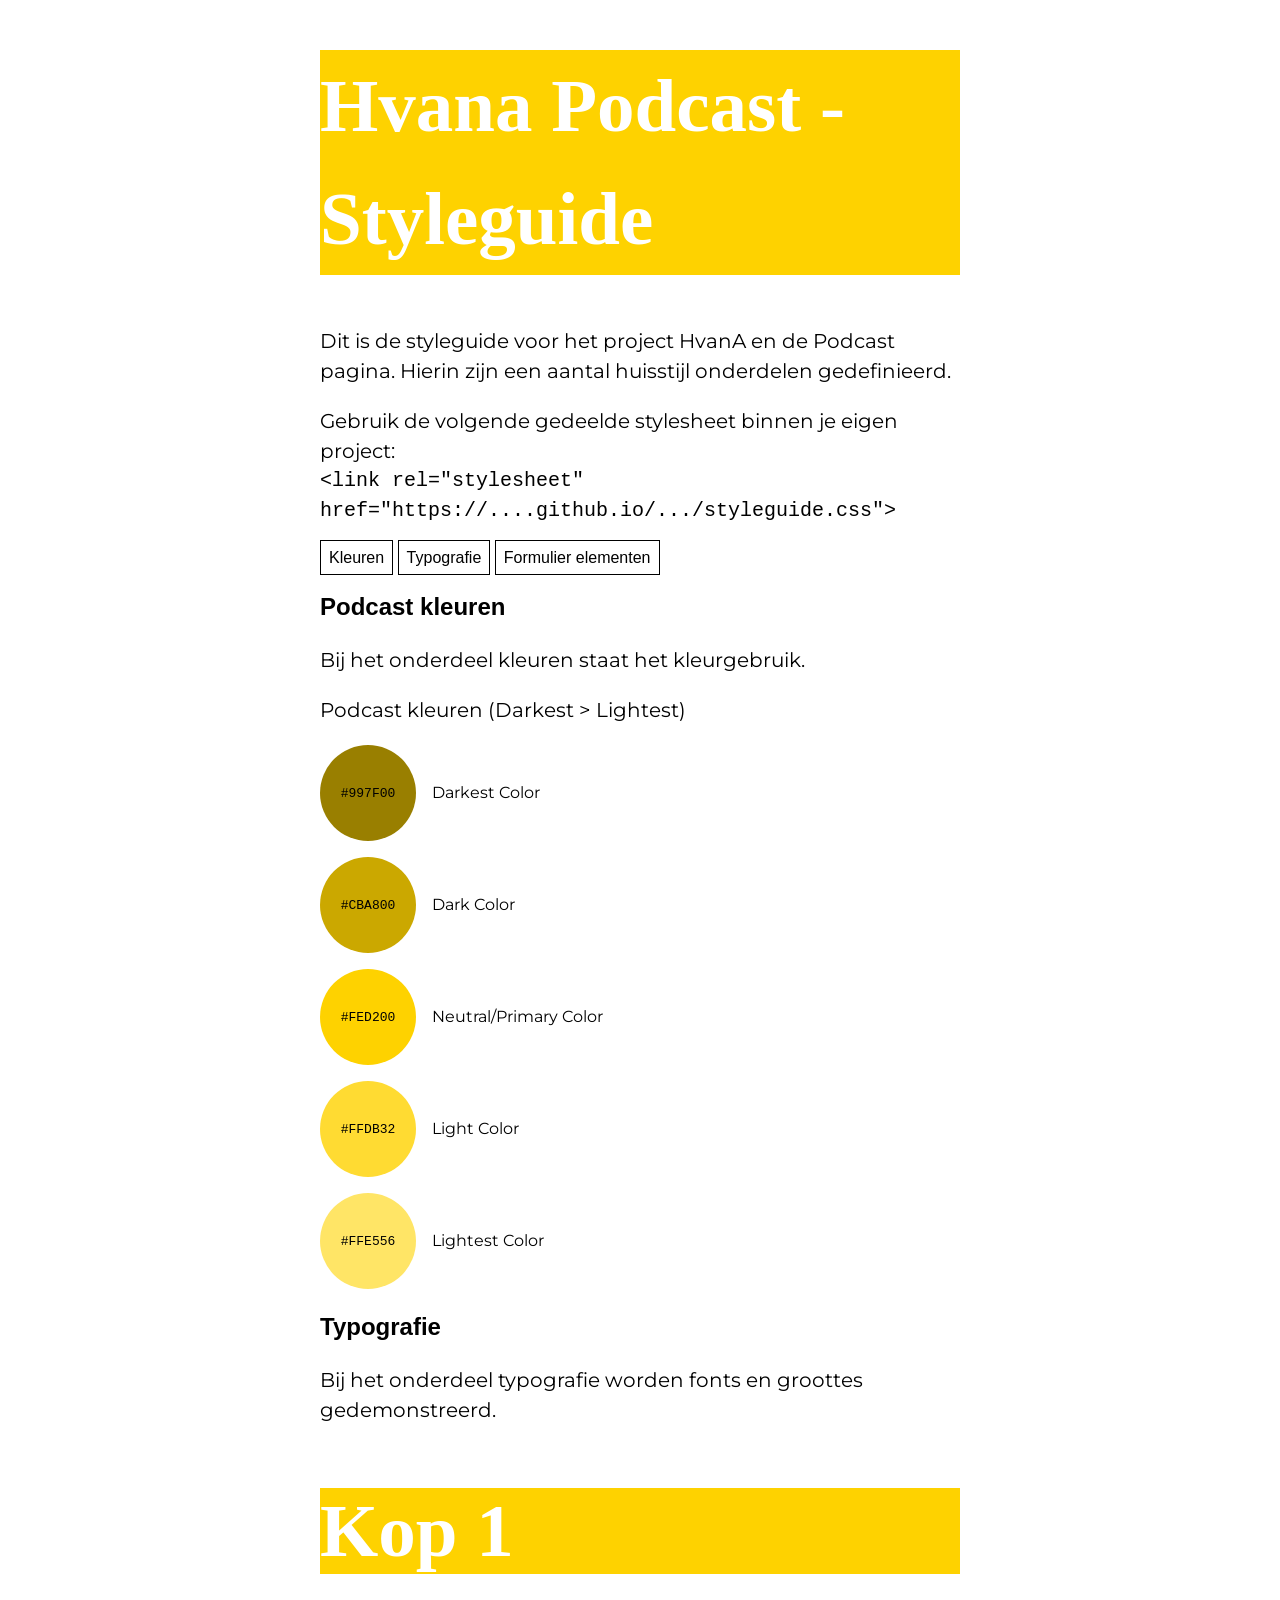
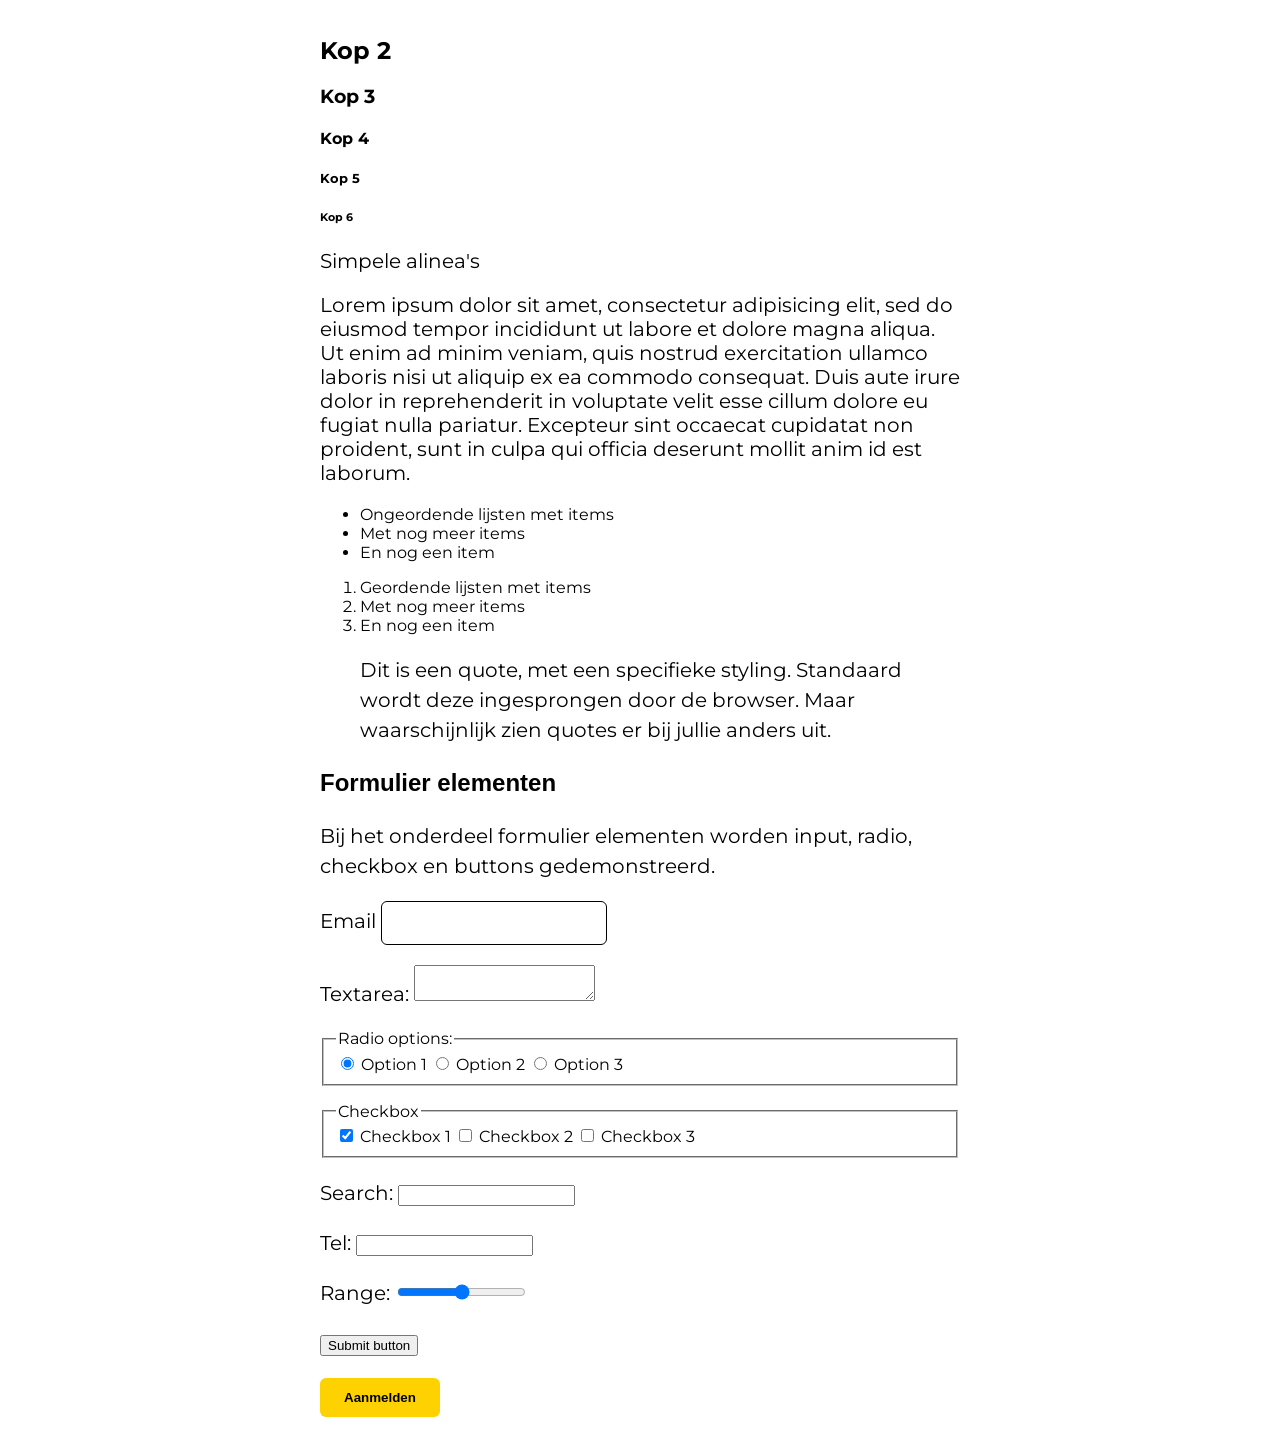
<file: styleguide.html>
<!DOCTYPE html>
<html lang="nl">
  <head>
    <meta charset="utf-8">
    <meta name="viewport" content="width=device-width, initial-scale=1.0">
    <title>Hvana Podcast - Styleguide</title>
    <link rel="stylesheet" href="styles/index.css">
    <link rel="stylesheet" href="styles/styleguide-hvana.css">
    <link rel="stylesheet" href="styles/styleguide.css">
    <link href='https://fonts.googleapis.com/css?family=Playfair Display' rel='stylesheet'>
    <link href='https://fonts.googleapis.com/css?family=Montserrat' rel='stylesheet'>
  </head>
  <body>

    <header>
      <h1>Hvana Podcast - Styleguide</h1>
      <p>Dit is de styleguide voor het project HvanA en de Podcast pagina. Hierin zijn een aantal huisstijl onderdelen gedefinieerd.</p>
      <p>Gebruik de volgende gedeelde stylesheet binnen je eigen project:
        <!-- Pas deze aan zodra deze repository live staat op GitHub Pages -->
        <code>&lt;link rel=&quot;stylesheet&quot; href=&quot;https://....github.io/.../styleguide.css&quot;&gt;</code>
      </p>
    </header>

    <nav>
      <a href="#kleur">Kleuren</a>
      <a href="#typografie">Typografie</a>
      <a href="#formulieren">Formulier elementen</a>
      <!-- En eventueel meer categorieën en componenten -->
    </nav>


    <section id="kleur">

      <h2>Podcast kleuren</h2>
      <p>Bij het onderdeel kleuren staat het kleurgebruik.</p>

      <p>Podcast kleuren (Darkest > Lightest)</p>
      <figure>
        <code class="podcast-color-darkest">#997F00</code>
        <figcaption>Darkest Color</figcaption>
      </figure>
      <figure>
        <code class="podcast-color-dark">#CBA800</code>
        <figcaption>Dark Color</figcaption>
      </figure>
      <figure>
        <code class="podcast-color">#FED200</code>
        <figcaption>Neutral/Primary Color</figcaption>
      </figure>
      <figure>
        <code class="podcast-color-light">#FFDB32</code>
        <figcaption>Light Color</figcaption>
      </figure>
      <figure>
        <code class="podcast-color-lightest">#FFE556</code>
        <figcaption>Lightest Color</figcaption>
      </figure>

    </section>


    <section id="typografie">

      <h2>Typografie</h2>
      <p>Bij het onderdeel typografie worden fonts en groottes gedemonstreerd.</p>

      <h1 class="">Kop 1</h1>
      <h2 class="">Kop 2</h2>
      <h3 class="">Kop 3</h3>
      <h4 class="">Kop 4</h4>
      <h5 class="">Kop 5</h5>
      <h6 class="">Kop 6</h6>

      <p class="">Simpele alinea's</p>
      <p class="">Lorem ipsum dolor sit amet, consectetur adipisicing elit, sed do eiusmod
      tempor incididunt ut labore et dolore magna aliqua. Ut enim ad minim veniam,
      quis nostrud exercitation ullamco laboris nisi ut aliquip ex ea commodo
      consequat. Duis aute irure dolor in reprehenderit in voluptate velit esse
      cillum dolore eu fugiat nulla pariatur. Excepteur sint occaecat cupidatat non
      proident, sunt in culpa qui officia deserunt mollit anim id est laborum.</p>

      <ul class="">
        <li>Ongeordende lijsten met items</li>
        <li>Met nog meer items</li>
        <li>En nog een item</li>
      </ul>

      <ol class="">
        <li>Geordende lijsten met items</li>
        <li>Met nog meer items</li>
        <li>En nog een item</li>
      </ol>

      <!-- <table class="">
        <thead>
          <tr>
            <th>Tabelkop</th>
            <th>Tabelkop</th>
            <th>Tabelkop</th>
            <th>Tabelkop</th>
          </tr>
        </thead>
        <tbody>
          <tr>
            <td>Tabeldata</td>
            <td>Tabeldata</td>
            <td>Tabeldata</td>
            <td>Tabeldata</td>
          </tr>
          <tr>
            <td>Tabeldata</td>
            <td>Tabeldata</td>
            <td>Tabeldata</td>
            <td>Tabeldata</td>
          </tr>
          <tr>
            <td>Tabeldata</td>
            <td>Tabeldata</td>
            <td>Tabeldata</td>
            <td>Tabeldata</td>
          </tr>
          <tr>
            <td>Tabeldata</td>
            <td>Tabeldata</td>
            <td>Tabeldata</td>
            <td>Tabeldata</td>
          </tr>
          <tr>
            <td>Tabeldata</td>
            <td>Tabeldata</td>
            <td>Tabeldata</td>
            <td>Tabeldata</td>
          </tr>
        </tbody>
      </table> -->

      <blockquote class="">
        <p>Dit is een quote, met een specifieke styling. Standaard wordt deze ingesprongen door de browser. Maar waarschijnlijk zien quotes er bij jullie anders uit.</p>
      </blockquote>

    </section>


    <section id="formulieren">

      <h2>Formulier elementen</h2>
      <p>Bij het onderdeel formulier elementen worden input, radio, checkbox en buttons gedemonstreerd.</p>

      <form class="">

        <p>
          <label class="label-email">
            Email 
            <input type="email" id="email" class="form-email">
          </label>
        </p>

        <p>
          <label class="">
            Textarea: 
            <textarea class=""></textarea>
          </label>
        </p>

        <fieldset>
          <legend class="">Radio options:</legend>

          <label class="">
            <input type="radio" name="radio-options" value="option 1" checked class="">
            Option 1
          </label>

          <label class="">
            <input type="radio" name="radio-options" value="option 2" class="">
            Option 2
          </label>

          <label class="">
            <input type="radio" name="radio-options" value="option 3" class="">
            Option 3
          </label>
        </fieldset>
        
        <fieldset>
          <legend class="">Checkbox</legend>

          <label class="">
            <input type="checkbox" name="checkbox-1" checked class="">
            Checkbox 1
          </label>

          <label class="">
            <input type="checkbox" name="checkbox-2" class="">
            Checkbox 2
          </label>

          <label class="">
            <input type="checkbox" name="chekcbox-3" class="">
            Checkbox 3
          </label>
        </fieldset>

        <p>
          <label class="">
            Search: 
            <input type="search" class="">
          </label>
        </p>
        
        <p>
          <label class="">
            Tel: 
            <input type="tel" class="">
          </label>
        </p>

        <p>
          <label class="">
            Range: 
            <input type="range" class="">
          </label>
        </p>

        <p>
          <input type="submit" value="Submit button" class="">
        </p>

        <p>
          <button type="button" class="formButton">Aanmelden</button>
        </p>
      </form>
    
    </section>


    <!-- En eventueel meer categorieën en componenten -->

  </body>
</html>
</file>
<file: styles/index.css>
/* Generieke stijlen voor jullie styleguide
   Waarschijnlijk hoef je hier niet zoveel voor aan te passen, maar dat mag natuurlijk wel */

/* We gebruiken hier Cascade layers, wat mogelijke problemen met Specificiteit voorkomt
   https://developer.mozilla.org/en-US/docs/Learn_web_development/Core/Styling_basics/Cascade_layers
   https://css-tricks.com/css-cascade-layers/ */

@layer generiek {

  html, body {
    scroll-behavior: smooth;
  }

  body {
    max-width: 40em;
    margin: auto;
    background: #fff;
  }

  nav:not([class]),
  h1:not([class]),
  h2:not([class]),
  p:not([class]),
  figcaption:not([class]) {
    font-family: sans-serif;
    line-height: 1.5;
  }

  p:not([class]) > code:not([class]) {
    display: block;
  }

  fieldset:not([class]) {
    margin-block: 1em;
  }

  nav:not([class]) > a {
    padding: .5em;
    border: 1px solid;
    color: inherit;
    text-decoration: none;
    &:hover, &:focus {
      text-decoration: underline;
    }
  }

  figure:not([class]) {
    display: grid;
    grid-template-columns: 6rem 1fr;
    align-items: center;
    gap: 1rem;
    margin: 1rem 0;
    > code {
      display: grid;
      place-items: center;
      border-radius: 50%;
      aspect-ratio: 1;
      background: #ccc;
    }
  }

}
</file>
<file: styles/styleguide-hvana.css>
/* We gebruiken hier Cascade layers, wat mogelijke problemen met Specificiteit voorkomt
   https://developer.mozilla.org/en-US/docs/Learn_web_development/Core/Styling_basics/Cascade_layers
   https://css-tricks.com/css-cascade-layers/ */
@import url('https://fonts.googleapis.com/css2?family=Montserrat:wght@700;800;900&family=Playfair+Display:wght@900&display=swap');
@layer styleguide {
    :root {
        /*kleuren*/
        --h1-textcolor: #ffffff;
        --h2-textcolor: #000000;
        --primary-color: #0053E0;
        --secondary-color: #ffffff;
        --podcast-primary-color: #FED200;
        --column-primary-color: #FB4711;
        --footer-primary-color: #000000;
        --button-primary-color: #FED200;
        --button-hover-color: #FF5E31;
        
        
        /*--h1-color: #ffffff;
        --h2-textcolor: #000000;*/
        /*kleuren*/
        /* BASE COLORS */
        --primary-color-h-s: 218, 100%;
        --secondary-color-h-s: 0, 0%;
        --podcast-primary-color-h-s: 49.61, 100%;
        --column-primary-color-h-s: 14, 97%;
        --footer-primary-color-h-s: 0, 0%;

        /* PRIMARY COLORS */
        --primary-color-dark: hsl(var(--primary-color-h-s), 34%);
        --primary-color-neutral: hsl(var(--primary-color-h-s), 44%);
        --primary-color-light: hsl(var(--primary-color-h-s), 54%);

        /* SECONDARY COLOR */
        --secondary-color-dark: hsl(var(--secondary-color-h-s), 90%);
        --secondary-color-neutral: hsl(var(--secondary-color-h-s), 100%);
        /* Het heeft al een 100% lightness dus lichter dan dit kan niet */

        /* PODCAST COLOR */
        --podcast-color-dark: hsl(var(--podcast-primary-color-h-s), 39.8%);
        --podcast-color-neutral: hsl(var(--podcast-primary-color-h-s), 49.8%);
        --podcast-color-light: hsl(var(--podcast-primary-color-h-s), 59.8%);
       
        /* COLUMN COLOR */
        --column-color-dark: hsl(var(--column-primary-color-h-s), 43%);
        --column-color-neutral: hsl(var(--column-primary-color-h-s), 53%);
        --column-color-light: hsl(var(--column-primary-color-h-s), 63%);
        
        /* FOOTER COLOR */
        /* Het heeft al een vrij donkere complex dus donkerder dan dit kan niet */
        --footer-color-neutral: hsl(var(--footer-primary-color-h-s), 7%);
        --footer-color-light: hsl(var(--footer-primary-color-h-s), 17%);

       
        /*typografie*/

        --max-width-article-text: 680px;
        --font-size-largest: 75px;
        --font-size-large: 56px;
        --font-size-medium: 40px;
        --font-size-small: 20px;
        --font-size-header: 18px;
        --font-size-smallest: 16px;
        --primary-font: Montserrat, 'Times New Roman';
        --secondary-font: Georgia, 'Times New Roman'; 
        --font-textshadow: 2px 2px #000;

        /*formulieren*/


    
    }

    /* Schrijf hier de verschillende stijlen, die
       gedeeld gaan worden door jullie projecten */

    /* Kleuren */


    .background-color {
        background-color: #e7ddb5ad;
    }
    .primary-color {
        background-color: var(--primary-color-neutral);
    }
    .secondary-color {
        border: solid 1px;
        background-color: var(--secondary-color);
    }
    .podcast-color {
        background-color: var(--podcast-color-neutral);
    }
    .column-color {
        background-color: var(--column-color-neutral);
    }
    .footer-color {
        background-color: var(--footer-color-neutral);
        color: var(--secondary-color-neutral);
    }
    /* Typografie */
    
    .header {
        font-size: var(--font-size-largest);
        color: black;
        top: 0;
    }

    .article-text {
        width: var(--max-width-article-text);     
        margin: 0px 0px 30px;    
        text-align: center; 
    }

    table  {
        display: grid;
        text-align: center;
    }

    .quote {
        font-style: italic;
    }

    .title {
        font-family: var(--primary-font);
        font-size: var(--font-size-largest);
    }

    p{
        font-family: var(--secondary-font);
        font-size: var(--font-size-small);
        color: var(--h2-textcolor);
        }

    h1 {
        font-size: var(--font-size-largest);
        font-family: var(--primary-font);
        color: var(--h1-textcolor);
    }
    h2 h4 h5 h6 {
        font-size: var(--font-size-large);
        font-family: var(--secondary-font);
        color: var(--h2-textcolor);
    }
    h3 {
        font-family: var(--primary-font);
        color: var(--h2-textcolor);
    }
    
    
    /* Formulier elementen */

    .form-input{ 
        background-color: white;
        color: black;
        font-weight: bold;
        width: 100%;
        box-sizing: border-box; 
        padding: 12px;
        border: 1px solid #e0e0e0;

        
    }
    .form-row {
        display: flex;
        gap: 1rem;
    }
    .form-row p {
        flex: 1;
}
    

    .submit-button {

       background-color: var(--button-primary-color);
       color: white;
       border: none;
       padding: 15px 25px;
       font-weight: bold;
       cursor: pointer;
       transition: background-color 0.3s ease;

  &:hover {
    background-color: var(--button-hover-color);
  }
}

 /* Header-styling */
.privacy_link {
    color: black;
    text-decoration: underline;

}

.privacy_link:hover{ 
    color: red;
    text-decoration: underline;
}

.search {
    color: black;
    font-family: var(--primary-font);
    font-size: var(--font-size-smallest);
    font-weight: bold;
    display: flex;
    align-items:center;
    width: 200px;
    border: 1px solid #ccc;
    border-radius: 15px;
    padding: 0 10px;


}
    
.search_input{

    flex: 1;
    border: none;
    outline: none;
    padding: 12px;
}

.search_button {
    
    border: none;
    background: none;
    cursor: pointer;
    display: flex;
    align-items: center;
}






}
</file>
<file: styles/styleguide.css>
/* We gebruiken hier Cascade layers, wat mogelijke problemen met Specificiteit voorkomt
   https://developer.mozilla.org/en-US/docs/Learn_web_development/Core/Styling_basics/Cascade_layers
   https://css-tricks.com/css-cascade-layers/ */

@layer styleguide {
    :root {
        /* PODCAST COLOR */
        --podcast-color-darkest: hsl(var(--podcast-primary-color-h-s), 30%);
        --podcast-color-lightest: hsl(var(--podcast-primary-color-h-s), 70%);

        /* PODCAST TYPOGRAFIE */
        --podcast-header-font: 'Playfair , serif';
        --podcast-primary-font:  Montserrat, sans-serif;
    }

    /* Schrijf hier de verschillende stijlen, die

    /* Kleuren */
    .podcast-color-darkest {
        background-color: var(--podcast-color-darkest);
    }
    .podcast-color-dark {
        background-color: var(--podcast-color-dark);
    }
    .podcast-color-light {
        background-color: var(--podcast-color-light);
    }
    .podcast-color-lightest {
        background-color: var(--podcast-color-lightest);
    }

    /* Typografie */
    body {
        font-family: var(--podcast-primary-font);
    }
    h1 {
        font-family: var(--podcast-header-font);
        background-color: var(--podcast-primary-color);
    }
    p, figcaption {
        font-family: var(--podcast-primary-font);
    }

    /* Formulier elementen */
    form button {
        padding: 12px 24px;
        background-color: #FED200;
        border: none;
        border-radius: 6px;
        font-weight: 900;
        cursor: pointer;
        transition: background 0.3 ease;
    }
    .form-email {
        padding: 12px;
        border-radius: 6px;
        border: 1px solid black;
        font-size: 16px;
    }
}
</file>
